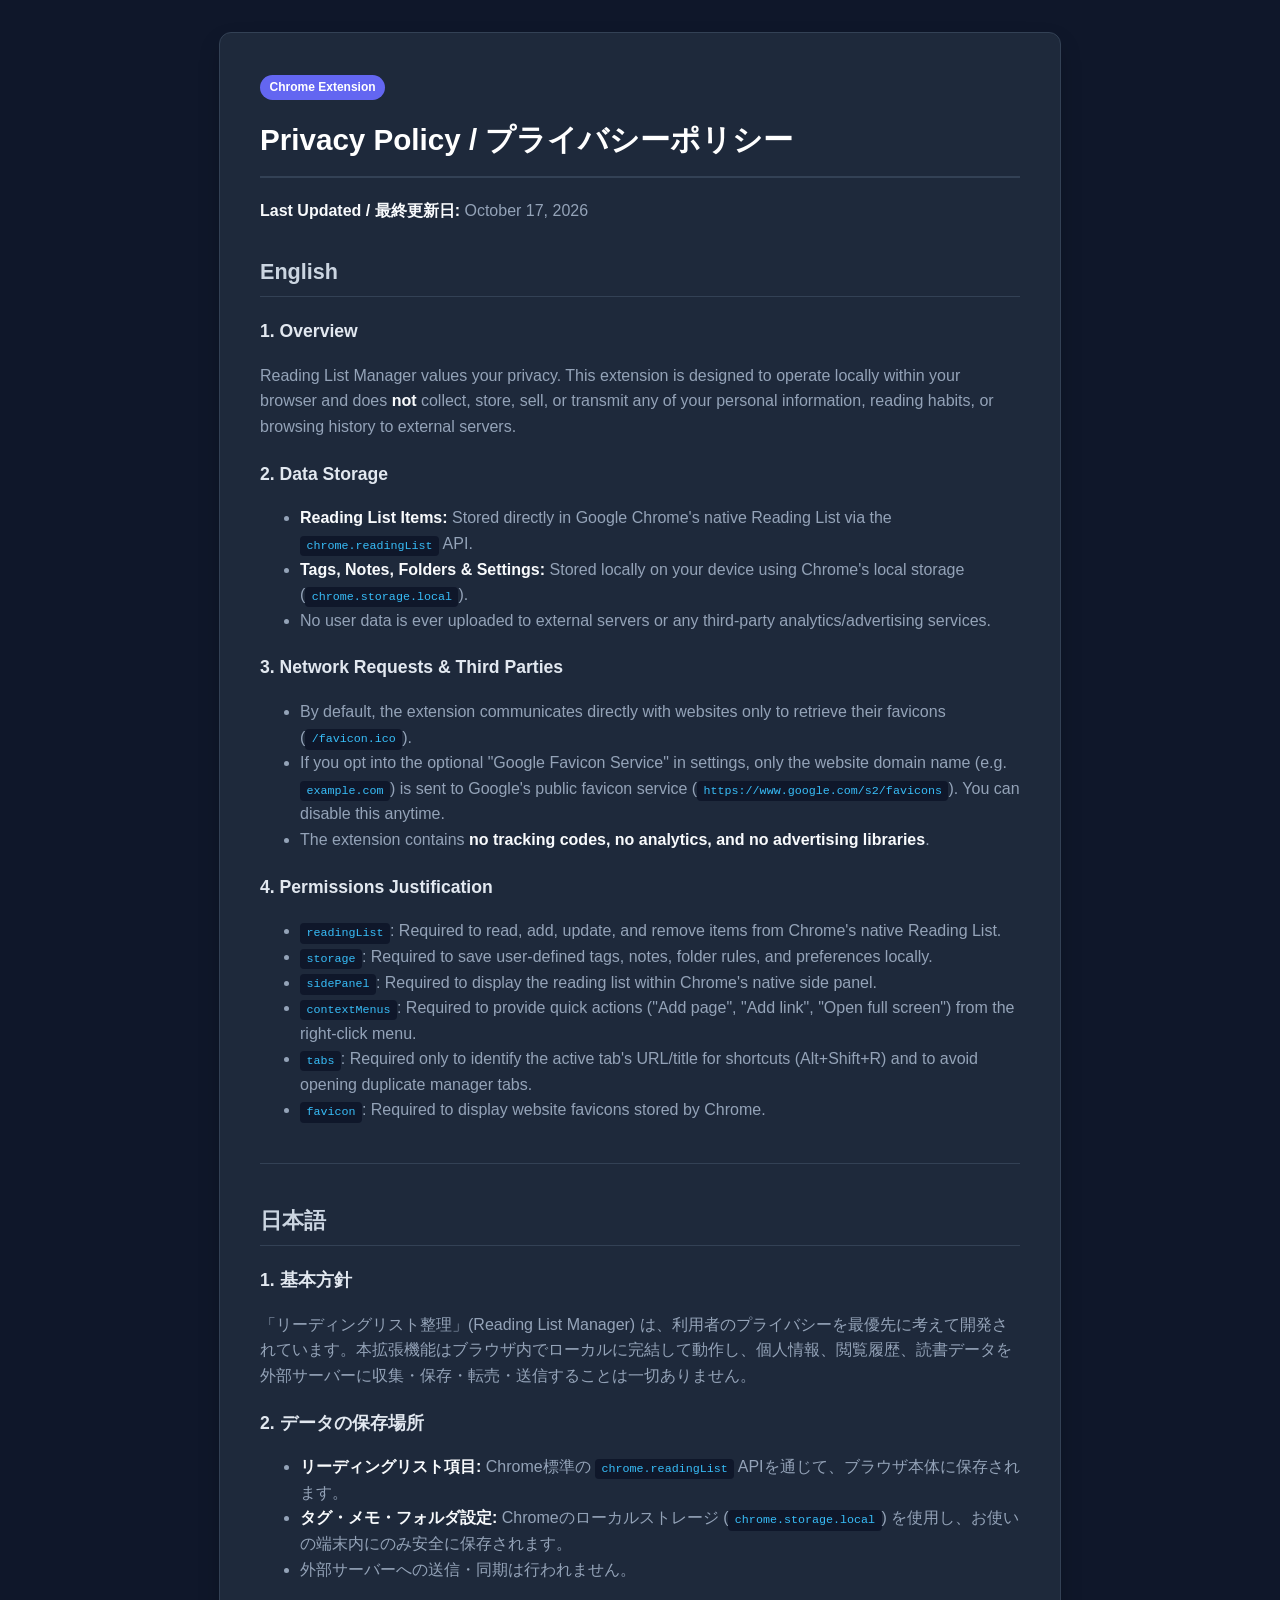
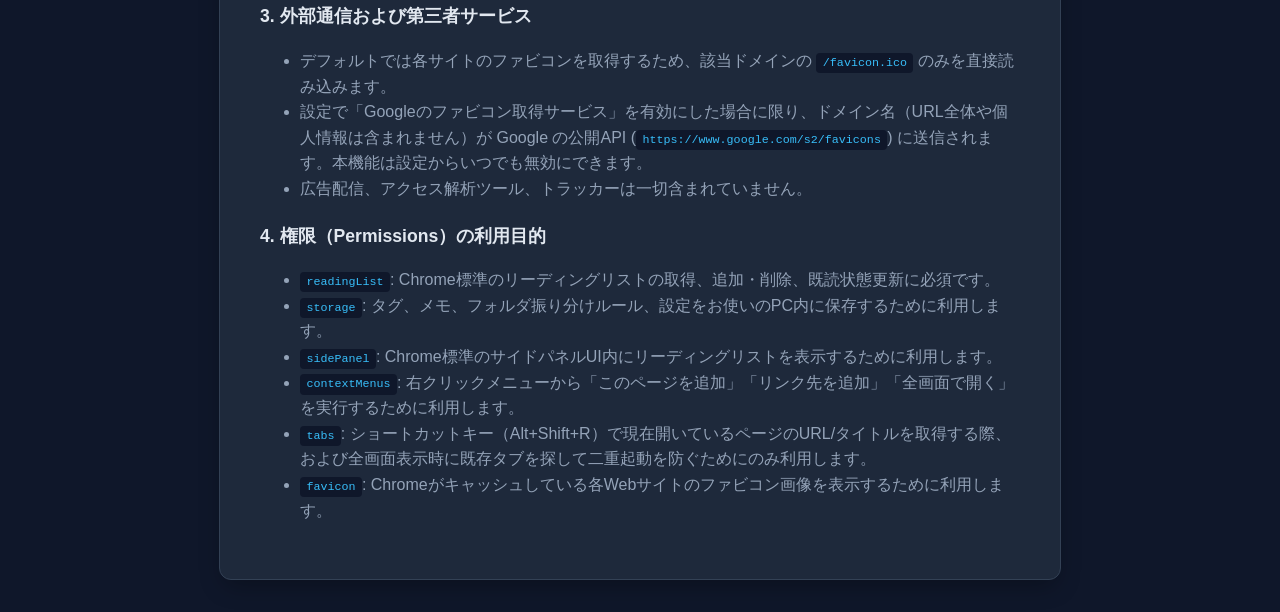
<file: docs/index.html>
<!DOCTYPE html>
<html lang="ja">
<head>
  <meta charset="UTF-8">
  <meta name="viewport" content="width=device-width, initial-scale=1.0">
  <title>Privacy Policy - Reading List Manager (リーディングリスト整理)</title>
  <style>
    :root {
      --bg: #0f172a;
      --card-bg: #1e293b;
      --text: #f8fafc;
      --text-muted: #94a3b8;
      --accent: #6366f1;
      --border: #334155;
    }
    body {
      font-family: -apple-system, BlinkMacSystemFont, "Segoe UI", Roboto, "Helvetica Neue", Arial, sans-serif;
      line-height: 1.6;
      background-color: var(--bg);
      color: var(--text);
      margin: 0;
      padding: 2rem 1rem;
      display: flex;
      justify-content: center;
    }
    .container {
      max-width: 760px;
      width: 100%;
      background: var(--card-bg);
      border: 1px solid var(--border);
      border-radius: 12px;
      padding: 2.5rem;
      box-shadow: 0 10px 25px -5px rgba(0, 0, 0, 0.3);
    }
    h1 {
      font-size: 1.85rem;
      color: #fff;
      margin-top: 0;
      border-bottom: 2px solid var(--border);
      padding-bottom: 0.75rem;
    }
    h2 {
      font-size: 1.35rem;
      color: #cbd5e1;
      margin-top: 2rem;
      border-bottom: 1px solid var(--border);
      padding-bottom: 0.4rem;
    }
    h3 {
      font-size: 1.1rem;
      color: #e2e8f0;
      margin-top: 1.25rem;
    }
    p, li {
      color: var(--text-muted);
    }
    strong {
      color: var(--text);
    }
    code {
      background: #0f172a;
      color: #38bdf8;
      padding: 0.2rem 0.4rem;
      border-radius: 4px;
      font-size: 0.9em;
    }
    .badge {
      display: inline-block;
      background: var(--accent);
      color: white;
      font-size: 0.75rem;
      font-weight: 600;
      padding: 0.2rem 0.6rem;
      border-radius: 9999px;
      margin-bottom: 1rem;
    }
    hr {
      border: none;
      border-top: 1px solid var(--border);
      margin: 2.5rem 0;
    }
  </style>
</head>
<body>
  <div class="container">
    <span class="badge">Chrome Extension</span>
    <h1>Privacy Policy / プライバシーポリシー</h1>
    <p><strong>Last Updated / 最終更新日:</strong> October 17, 2026</p>

    <h2>English</h2>
    <h3>1. Overview</h3>
    <p>Reading List Manager values your privacy. This extension is designed to operate locally within your browser and does <strong>not</strong> collect, store, sell, or transmit any of your personal information, reading habits, or browsing history to external servers.</p>

    <h3>2. Data Storage</h3>
    <ul>
      <li><strong>Reading List Items:</strong> Stored directly in Google Chrome's native Reading List via the <code>chrome.readingList</code> API.</li>
      <li><strong>Tags, Notes, Folders & Settings:</strong> Stored locally on your device using Chrome's local storage (<code>chrome.storage.local</code>).</li>
      <li>No user data is ever uploaded to external servers or any third-party analytics/advertising services.</li>
    </ul>

    <h3>3. Network Requests & Third Parties</h3>
    <ul>
      <li>By default, the extension communicates directly with websites only to retrieve their favicons (<code>/favicon.ico</code>).</li>
      <li>If you opt into the optional "Google Favicon Service" in settings, only the website domain name (e.g. <code>example.com</code>) is sent to Google's public favicon service (<code>https://www.google.com/s2/favicons</code>). You can disable this anytime.</li>
      <li>The extension contains <strong>no tracking codes, no analytics, and no advertising libraries</strong>.</li>
    </ul>

    <h3>4. Permissions Justification</h3>
    <ul>
      <li><code>readingList</code>: Required to read, add, update, and remove items from Chrome's native Reading List.</li>
      <li><code>storage</code>: Required to save user-defined tags, notes, folder rules, and preferences locally.</li>
      <li><code>sidePanel</code>: Required to display the reading list within Chrome's native side panel.</li>
      <li><code>contextMenus</code>: Required to provide quick actions ("Add page", "Add link", "Open full screen") from the right-click menu.</li>
      <li><code>tabs</code>: Required only to identify the active tab's URL/title for shortcuts (Alt+Shift+R) and to avoid opening duplicate manager tabs.</li>
      <li><code>favicon</code>: Required to display website favicons stored by Chrome.</li>
    </ul>

    <hr>

    <h2>日本語</h2>
    <h3>1. 基本方針</h3>
    <p>「リーディングリスト整理」(Reading List Manager) は、利用者のプライバシーを最優先に考えて開発されています。本拡張機能はブラウザ内でローカルに完結して動作し、個人情報、閲覧履歴、読書データを外部サーバーに収集・保存・転売・送信することは一切ありません。</p>

    <h3>2. データの保存場所</h3>
    <ul>
      <li><strong>リーディングリスト項目:</strong> Chrome標準の <code>chrome.readingList</code> APIを通じて、ブラウザ本体に保存されます。</li>
      <li><strong>タグ・メモ・フォルダ設定:</strong> Chromeのローカルストレージ (<code>chrome.storage.local</code>) を使用し、お使いの端末内にのみ安全に保存されます。</li>
      <li>外部サーバーへの送信・同期は行われません。</li>
    </ul>

    <h3>3. 外部通信および第三者サービス</h3>
    <ul>
      <li>デフォルトでは各サイトのファビコンを取得するため、該当ドメインの <code>/favicon.ico</code> のみを直接読み込みます。</li>
      <li>設定で「Googleのファビコン取得サービス」を有効にした場合に限り、ドメイン名（URL全体や個人情報は含まれません）が Google の公開API (<code>https://www.google.com/s2/favicons</code>) に送信されます。本機能は設定からいつでも無効にできます。</li>
      <li>広告配信、アクセス解析ツール、トラッカーは一切含まれていません。</li>
    </ul>

    <h3>4. 権限（Permissions）の利用目的</h3>
    <ul>
      <li><code>readingList</code>: Chrome標準のリーディングリストの取得、追加・削除、既読状態更新に必須です。</li>
      <li><code>storage</code>: タグ、メモ、フォルダ振り分けルール、設定をお使いのPC内に保存するために利用します。</li>
      <li><code>sidePanel</code>: Chrome標準のサイドパネルUI内にリーディングリストを表示するために利用します。</li>
      <li><code>contextMenus</code>: 右クリックメニューから「このページを追加」「リンク先を追加」「全画面で開く」を実行するために利用します。</li>
      <li><code>tabs</code>: ショートカットキー（Alt+Shift+R）で現在開いているページのURL/タイトルを取得する際、および全画面表示時に既存タブを探して二重起動を防ぐためにのみ利用します。</li>
      <li><code>favicon</code>: Chromeがキャッシュしている各Webサイトのファビコン画像を表示するために利用します。</li>
    </ul>
  </div>
</body>
</html>
</file>
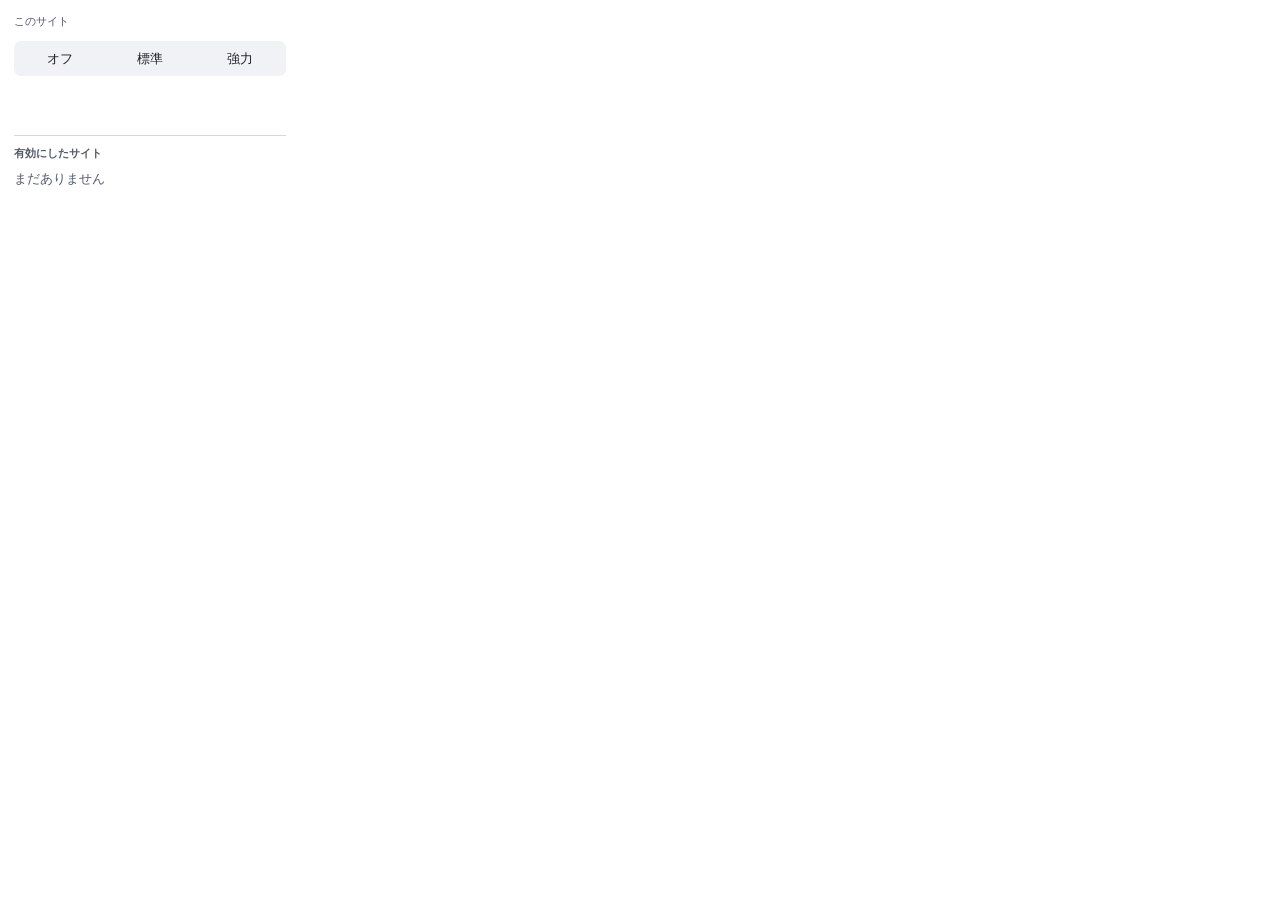
<file: copy-unlock/popup.html>
<!doctype html>
<html lang="ja">
  <head>
    <meta charset="utf-8" />
    <title>コピー解除</title>
    <link rel="stylesheet" href="popup.css" />
  </head>
  <body>
    <header class="site">
      <span class="label">このサイト</span>
      <strong id="host" class="host"></strong>
    </header>

    <fieldset id="modes" class="modes">
      <legend class="sr-only">モード</legend>
      <label><input type="radio" name="mode" value="off" /><span>オフ</span></label>
      <label><input type="radio" name="mode" value="basic" /><span>標準</span></label>
      <label><input type="radio" name="mode" value="strong" /><span>強力</span></label>
    </fieldset>

    <p id="desc" class="desc"></p>

    <div id="notice" class="notice" hidden>
      <span id="notice-text"></span>
      <button id="reload" type="button" hidden>再読み込み</button>
    </div>

    <section class="list">
      <h2>有効にしたサイト</h2>
      <ul id="sites"></ul>
      <p id="empty" class="empty">まだありません</p>
    </section>

    <script type="module" src="popup.js"></script>
  </body>
</html>
</file>
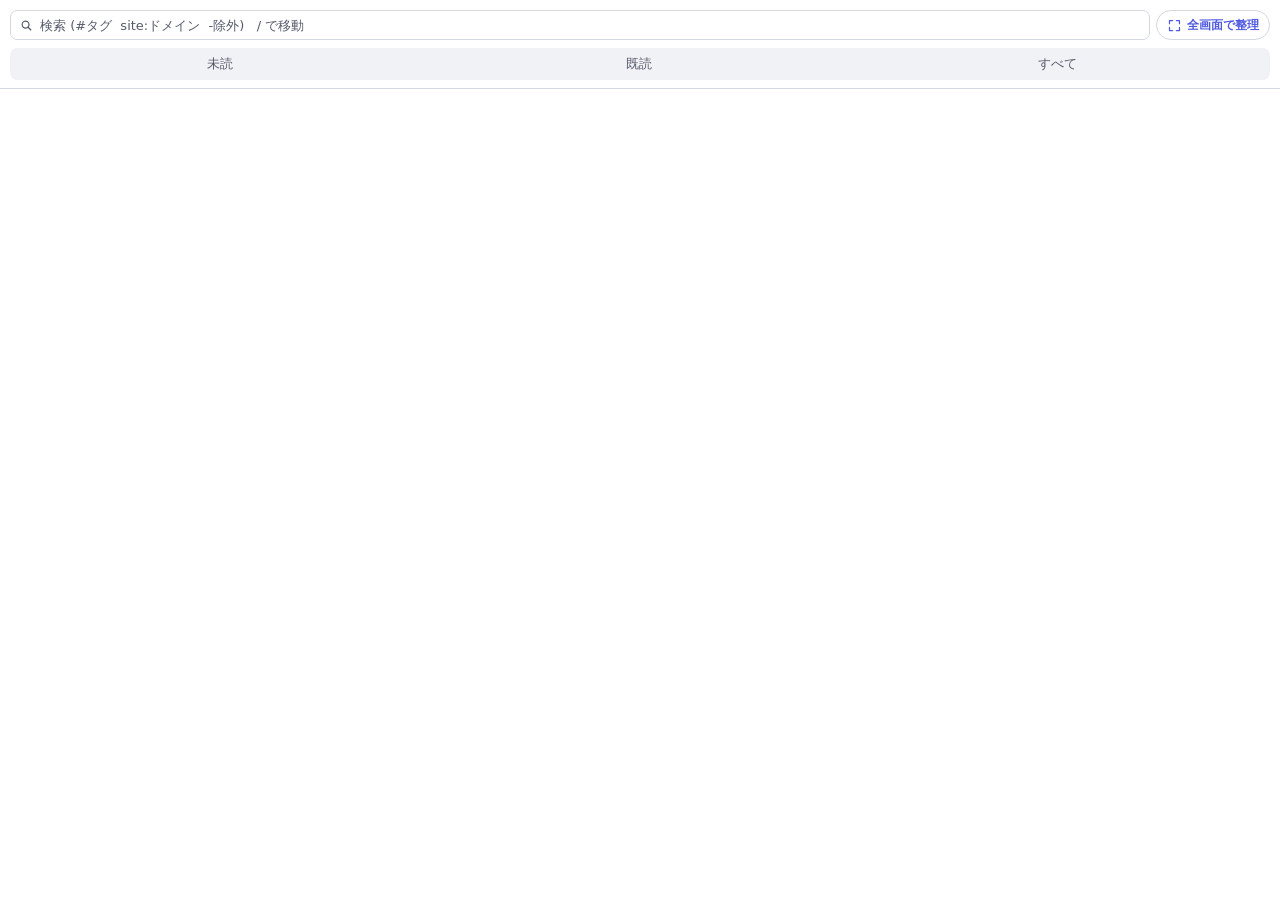
<file: reading-list-manager/panel.html>
<!DOCTYPE html>
<html lang="ja">
<head>
<meta charset="UTF-8" />
<meta name="viewport" content="width=device-width, initial-scale=1" />
<title>リーディングリスト整理</title>
<link rel="stylesheet" href="panel.css" />
</head>
<body>
  <!-- サイドパネルでは出さない(Chromeのサイドパネル自体の見出しに拡張名が出るので、二重になる) -->
  <header class="top only-full">
    <div class="brand">
      <img src="icons/icon32.png" alt="" width="18" height="18" />
      <span>リーディングリスト整理</span>
      <span class="brand-count only-full" id="brand-count"></span>
    </div>
    <div class="top-actions">
      <button id="menu-btn" class="icon-btn only-full" popovertarget="menu" title="メニュー" aria-label="メニュー">
        <svg viewBox="0 0 24 24" width="18" height="18" aria-hidden="true" class="filled"><circle cx="5" cy="12" r="1.8"/><circle cx="12" cy="12" r="1.8"/><circle cx="19" cy="12" r="1.8"/></svg>
      </button>
    </div>
    <div id="menu" class="menu" popover>
      <button data-action="rules">フォルダと自動振り分けの設定</button>
      <hr />
      <button data-action="export-json">エクスポート(JSON・バックアップ用)</button>
      <button data-action="export-csv">エクスポート(CSV・Excel用)</button>
      <button data-action="import">インポート(JSON)</button>
      <hr />
      <button data-action="settings">設定</button>
    </div>
  </header>

  <div class="layout">
    <!-- 全画面のときだけ出す左の一覧(表示・絞り込み・フォルダ・サイト・タグ) -->
    <aside id="nav" class="nav only-full">
      <section class="nav-sec">
        <div class="nav-title">表示</div>
        <div id="nav-status"></div>
      </section>
      <section class="nav-sec">
        <div class="nav-title">絞り込み</div>
        <div id="nav-flags"></div>
      </section>
      <section class="nav-sec">
        <div class="nav-title">
          <span>フォルダ</span>
          <button class="nav-title-btn" data-action="rules" title="フォルダと自動振り分けの設定">振り分け設定</button>
        </div>
        <div id="nav-folders"></div>
      </section>
      <section class="nav-sec">
        <div class="nav-title"><span>サイト</span></div>
        <input id="site-filter" type="search" class="nav-filter" placeholder="サイトを探す" autocomplete="off" />
        <div id="nav-sites"></div>
      </section>
      <section class="nav-sec">
        <div class="nav-title"><span>タグ</span></div>
        <div id="nav-tags"></div>
      </section>
    </aside>

    <div class="main">
      <!-- サイドパネルのときだけ、今開いているタブを追加・編集できる欄を出す -->
      <section id="current" class="current" hidden></section>

      <div class="filters">
        <div class="search-row">
          <div class="search">
            <svg viewBox="0 0 24 24" width="15" height="15" aria-hidden="true"><path d="M10.5 4a6.5 6.5 0 0 1 5.18 10.43l4.45 4.44-1.42 1.42-4.44-4.45A6.5 6.5 0 1 1 10.5 4Zm0 2a4.5 4.5 0 1 0 0 9 4.5 4.5 0 0 0 0-9Z"/></svg>
            <input id="q" type="search" placeholder="検索 (#タグ  site:ドメイン  -除外)   / で移動" autocomplete="off" />
          </div>
          <!-- サイドパネルは読むための一覧に絞り、整理(フォルダ・タグ・一括操作・設定など)は全画面に寄せる -->
          <button id="full-btn" class="full-btn only-panel" title="フォルダ・タグ・並び替え・まとめて整理は全画面で(Alt+Shift+F)">
            <svg viewBox="0 0 24 24" width="15" height="15" aria-hidden="true"><path d="M4 9V4h5M20 9V4h-5M4 15v5h5M20 15v5h-5"/></svg>
            全画面で整理
          </button>
        </div>
        <div class="row-controls">
          <div class="seg only-panel" id="status-seg" role="tablist">
            <button data-status="unread">未読 <span class="n"></span></button>
            <button data-status="read">既読 <span class="n"></span></button>
            <button data-status="all">すべて <span class="n"></span></button>
          </div>
          <div class="result-count only-full" id="result-count"></div>
          <div class="selects only-full">
            <select id="sort" title="並び順">
              <option value="newest">新しい順</option>
              <option value="oldest">古い順</option>
              <option value="title">タイトル順</option>
              <option value="domain">サイト順</option>
            </select>
            <select id="group" title="まとめ方">
              <option value="none">まとめない</option>
              <option value="folder">フォルダごと</option>
              <option value="domain">サイトごと</option>
              <option value="tag">タグごと</option>
              <option value="month">追加月ごと</option>
            </select>
          </div>
        </div>
        <div class="chips only-full" id="chips"></div>
      </div>

      <div class="selbar only-full" id="selbar" hidden></div>

      <main id="list" class="list"></main>
    </div>
  </div>

  <div id="toast" class="toast" role="status" hidden></div>

  <!-- サイト一覧の「→」から開く、そのサイトの振り分け先を選ぶメニュー -->
  <div id="assign-menu" class="menu assign-menu" popover></div>

  <dialog id="settings" class="dialog">
    <form method="dialog" id="settings-form">
      <h2>設定</h2>
      <label class="field">
        <span>ツールバーのアイコンを押したとき</span>
        <select name="actionOpens">
          <option value="sidePanel">サイドパネルで開く</option>
          <option value="fullPage">全画面(タブ)で開く</option>
        </select>
        <small>もう片方は、アイコンを右クリックしたメニューから開けます。</small>
      </label>
      <label class="field">
        <span>一覧から開くとき</span>
        <select name="openIn">
          <option value="newTab">新しいタブで開く</option>
          <option value="currentTab">今のタブで開く(標準のリーディングリストと同じ)</option>
        </select>
        <small>Ctrl(⌘)+クリック・中クリックは、どちらの設定でも裏のタブで開きます。全画面のときは常に新しいタブです。</small>
      </label>
      <label class="check">
        <input type="checkbox" name="markReadOnOpen" />
        <span>一覧から開いたら既読にする</span>
      </label>
      <label class="field">
        <span>「放置」とみなす日数</span>
        <span class="inline"><input type="number" name="staleDays" min="1" max="3650" /> 日以上未読のまま</span>
      </label>
      <label class="field">
        <span>サイトのアイコン(ファビコン)</span>
        <select name="faviconSource">
          <option value="cache">Chromeが覚えているものだけ(通信しない)</option>
          <option value="site">見つからなければサイトから取得する</option>
          <option value="google">それでも無ければGoogleのサービスから取得する</option>
        </select>
        <small>見つからないサイトは頭文字で表示します。「サイトから取得」は各サイトの /favicon.ico を読みに行きます。「Google」はドメイン名がGoogleに送られます。</small>
      </label>
      <label class="check">
        <input type="checkbox" name="badge" />
        <span>アイコンに未読数を出す</span>
      </label>
      <div class="dialog-actions">
        <button type="button" id="settings-cancel" class="btn">やめる</button>
        <button value="save" class="btn btn-primary">保存</button>
      </div>
    </form>
  </dialog>

  <dialog id="rules" class="dialog dialog-wide">
    <form method="dialog" id="rules-form">
      <h2>フォルダと自動振り分け</h2>
      <p class="dialog-desc">
        フォルダごとに、入れたいサイトを<strong>1行に1つ</strong>書きます。リストにあるものは、書いたサイトに当てはまるフォルダへ自動で振り分けられます(今あるものも、これから追加するものも)。
      </p>
      <ul class="dialog-notes">
        <li><code>github.com</code> … サブドメイン(<code>gist.github.com</code> など)も含む</li>
        <li><code>qiita.com/tags/javascript</code> … そのページ以下だけ</li>
        <li>2つ以上に当てはまるときは、長く書いたほう(具体的なほう)が優先</li>
        <li>1件ずつ手で移したもの(編集欄・一括操作)は、ルールより優先</li>
      </ul>
      <div id="rules-list" class="rules-list"></div>
      <button type="button" id="rules-add" class="btn">＋ フォルダを追加</button>
      <section id="rules-suggest" class="rules-suggest"></section>
      <div class="dialog-actions">
        <button type="button" id="rules-cancel" class="btn">やめる</button>
        <button value="save" class="btn btn-primary">保存</button>
      </div>
    </form>
  </dialog>

  <input type="file" id="import-file" accept=".json,application/json" hidden />

  <script type="module" src="panel.js"></script>
</body>
</html>
</file>
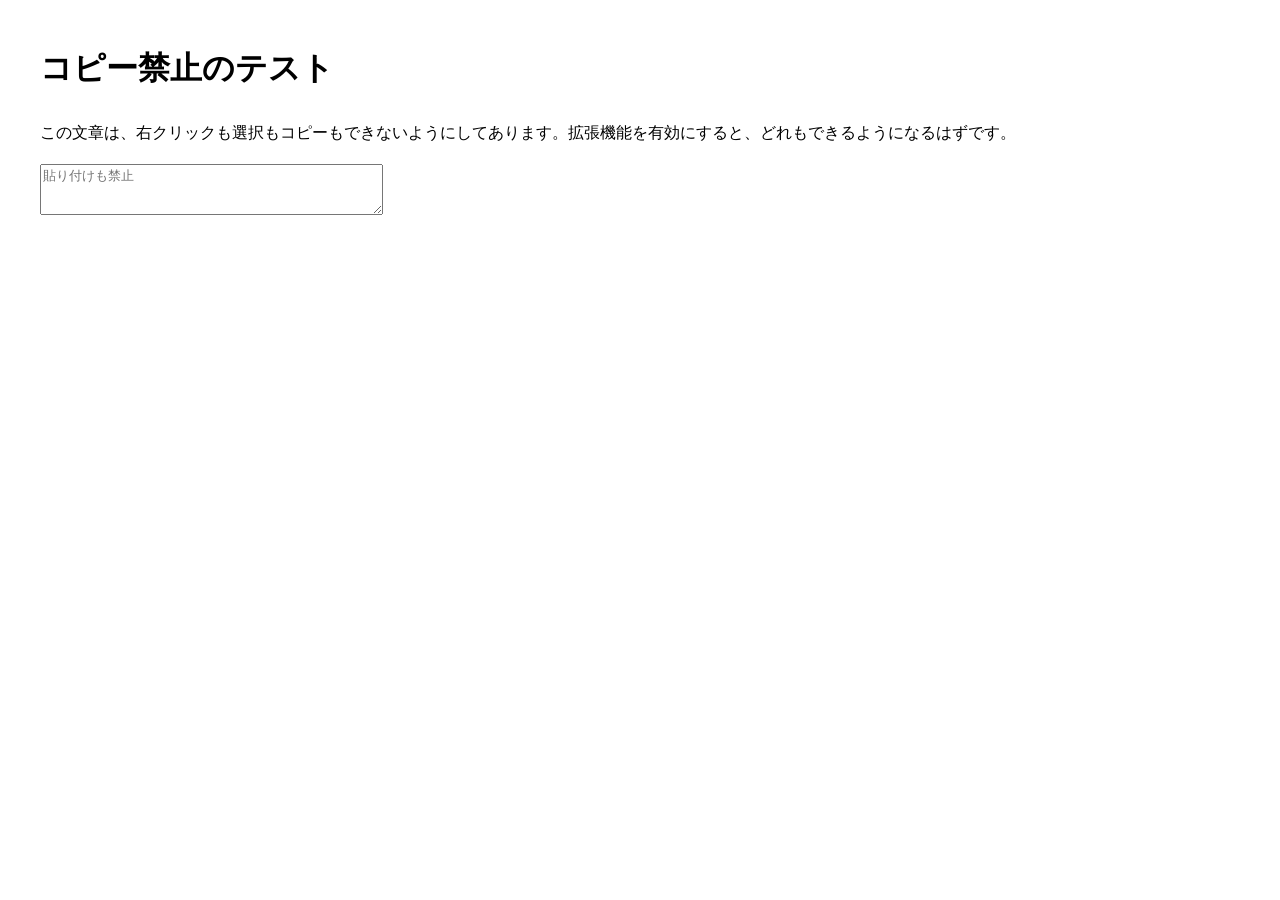
<file: copy-unlock/test/blocked.html>
<!doctype html>
<html lang="ja">
  <head>
    <meta charset="utf-8" />
    <title>コピー禁止のテスト</title>
    <!-- 手で確かめるときは、このフォルダを http で配信して開く（例: npx serve test）。file:// では動かない。
         blocked.html?strict は、マウスを押すこと自体も取り消す（強力モードでないと選択できない）。 -->
    <style>
      body {
        user-select: none;
        font: 16px/1.8 system-ui, sans-serif;
        margin: 40px;
      }
      ::selection {
        background: transparent;
      }
    </style>
  </head>
  <body oncontextmenu="hits.inline++; return false" onselectstart="return false">
    <h1>コピー禁止のテスト</h1>
    <p id="text">この文章は、右クリックも選択もコピーもできないようにしてあります。拡張機能を有効にすると、どれもできるようになるはずです。</p>
    <textarea id="input" rows="3" cols="40" placeholder="貼り付けも禁止"></textarea>
    <pre id="log"></pre>
    <script>
      // サイトがよく使う禁止のしかたをひと通り入れておく。hits は呼ばれた回数。
      window.hits = { inline: 0, contextmenu: 0, copy: 0, cut: 0, selectstart: 0, mousedown: 0, keydown: 0, paste: 0, dragstart: 0 };
      const block = (type, cond = () => true) =>
        document.addEventListener(type, (e) => {
          if (!cond(e)) return;
          hits[type]++;
          e.preventDefault();
        });
      block('contextmenu');
      block('copy');
      block('cut');
      block('selectstart');
      // ?strict を付けると、マウスを押すこと自体を取り消して選択を禁じる（強力モードで解除する対象）
      if (new URLSearchParams(location.search).has('strict')) block('mousedown', (e) => e.target.id !== 'input');
      block('keydown', (e) => (e.ctrlKey || e.metaKey) && ['a', 'c', 'x', 'v'].includes(e.key));
      block('paste');
      block('dragstart');

      // window の捕捉段階に先に登録したリスナー。ここで取り消しが効いたかを記録する。
      window.prevented = [];
      window.addEventListener(
        'contextmenu',
        (e) => {
          e.preventDefault();
          window.prevented.push(e.defaultPrevented);
        },
        true,
      );
    </script>
  </body>
</html>
</file>
<file: copy-unlock/popup.css>
:root {
  --bg: #ffffff;
  --muted-bg: #f1f2f6;
  --line: #d5d8e4;
  --text: #1d2028;
  --muted: #565b6b;
  --accent: #4f5ae0;
  --accent-text: #ffffff;
  --warn: #97601f;
  --warn-soft: #fbf1e3;
  --radius-sm: 5px;
  --radius-md: 7px;
  color-scheme: light;
}

@media (prefers-color-scheme: dark) {
  :root {
    --bg: #1c1d22;
    --muted-bg: #2a2c33;
    --line: #3a3d47;
    --text: #e6e7ec;
    --muted: #a3a7b5;
    --accent: #7c85f0;
    --accent-text: #11131a;
    --warn: #e2b071;
    --warn-soft: #3a2f22;
    color-scheme: dark;
  }
}

* {
  box-sizing: border-box;
}

body {
  width: 300px;
  margin: 0;
  padding: 14px;
  background: var(--bg);
  color: var(--text);
  font: 13px/1.5 system-ui, -apple-system, 'Hiragino Sans', sans-serif;
}

.sr-only {
  position: absolute;
  width: 1px;
  height: 1px;
  overflow: hidden;
  clip: rect(0 0 0 0);
}

.site {
  display: flex;
  flex-direction: column;
  margin-bottom: 10px;
}

.label {
  color: var(--muted);
  font-size: 11px;
}

.host {
  overflow: hidden;
  text-overflow: ellipsis;
  white-space: nowrap;
  font-size: 14px;
}

.modes {
  display: grid;
  grid-template-columns: repeat(3, 1fr);
  gap: 2px;
  margin: 0;
  padding: 2px;
  border: 0;
  border-radius: var(--radius-md);
  background: var(--muted-bg);
}

.modes input {
  position: absolute;
  opacity: 0;
}

.modes span {
  display: block;
  padding: 6px 0;
  border-radius: var(--radius-sm);
  text-align: center;
  cursor: pointer;
}

.modes input:checked + span {
  background: var(--accent);
  color: var(--accent-text);
  font-weight: 600;
}

.modes input:focus-visible + span {
  outline: 2px solid var(--accent);
  outline-offset: 1px;
}

.modes:disabled span {
  cursor: default;
  opacity: 0.5;
}

.desc {
  min-height: 3em;
  margin: 8px 0;
  color: var(--muted);
}

.notice {
  display: flex;
  align-items: center;
  justify-content: space-between;
  gap: 8px;
  margin-bottom: 10px;
  padding: 8px 10px;
  border-radius: var(--radius-md);
  background: var(--warn-soft);
  color: var(--warn);
}

.notice[hidden] {
  display: none;
}

button {
  padding: 4px 10px;
  border: 1px solid var(--line);
  border-radius: var(--radius-sm);
  background: var(--bg);
  color: var(--text);
  font: inherit;
  cursor: pointer;
  white-space: nowrap;
}

.list h2 {
  margin: 12px 0 6px;
  padding-top: 10px;
  border-top: 1px solid var(--line);
  color: var(--muted);
  font-size: 11px;
  font-weight: 600;
}

.list ul {
  max-height: 180px;
  margin: 0;
  padding: 0;
  overflow-y: auto;
  list-style: none;
}

.list li {
  display: flex;
  align-items: center;
  gap: 6px;
  padding: 3px 0;
}

.list .name {
  flex: 1;
  overflow: hidden;
  text-overflow: ellipsis;
  white-space: nowrap;
}

.list .tag {
  color: var(--muted);
  font-size: 11px;
}

.list button {
  padding: 1px 8px;
  font-size: 11px;
}

.empty {
  margin: 0;
  color: var(--muted);
}
</file>
<file: reading-list-manager/panel.css>
:root {
  --bg: #ffffff;
  --side-bg: #f7f8fb; /* 全画面の左の一覧 */
  --muted-bg: #f1f2f6; /* セグメントの下地・ホバー */
  --line: #d5d8e4;
  --line-soft: #e6e8ef;
  --text: #1d2028;
  --muted: #565b6b; /* 補足文(薄すぎると読めないので濃いめ) */
  --accent: #4f5ae0;
  --accent-soft: #ebedfc;
  --danger: #bc4f5b;
  --danger-soft: #fbeef0;
  --ok: #26795a;
  --warn: #97601f;
  --warn-soft: #fbf1e3;
  --star: #d99a00;
  --folder: #3d7a6c;
  --folder-soft: #e3f2ee;
  --radius-sm: 5px;
  --radius-md: 7px;
  --radius-lg: 10px;
  --shadow-pop: 0 8px 24px rgba(15, 23, 42, 0.14);
  color-scheme: light;
}

@media (prefers-color-scheme: dark) {
  :root {
    --bg: #1c1d22;
    --side-bg: #18191d;
    --muted-bg: #2a2c33;
    --line: #3a3d47;
    --line-soft: #2e3038;
    --text: #e6e7ec;
    --muted: #a3a7b5;
    --accent: #8d95f5;
    --accent-soft: #2e3150;
    --danger: #ec8a95;
    --danger-soft: #3b2529;
    --ok: #6fd0a6;
    --warn: #e2b170;
    --warn-soft: #3a3022;
    --star: #f0bd3a;
    --folder: #7fcfbb;
    --folder-soft: #1f3631;
    --shadow-pop: 0 8px 24px rgba(0, 0, 0, 0.5);
    color-scheme: dark;
  }
}

* { box-sizing: border-box; }

html, body { height: 100%; }
body {
  margin: 0;
  display: flex;
  flex-direction: column;
  background: var(--bg);
  color: var(--text);
  font-family: system-ui, -apple-system, "Hiragino Kaku Gothic ProN", "Yu Gothic UI", "Meiryo", sans-serif;
  font-size: 13px;
  line-height: 1.5;
  -webkit-font-smoothing: antialiased;
}
body.panel .only-full,
body.full .only-panel { display: none !important; }

button { cursor: pointer; font: inherit; color: inherit; }
button:disabled { cursor: default; opacity: 0.35; }
input, select, textarea { font: inherit; color: var(--text); }
[hidden] { display: none !important; }

input[type="text"], input[type="search"], input[type="number"], select, textarea {
  background: var(--bg);
  border: 1px solid var(--line);
  border-radius: var(--radius-md);
  outline: none;
  transition: border-color 0.12s ease, box-shadow 0.12s ease;
}
input[type="text"], input[type="search"], input[type="number"] { height: 30px; padding: 0 9px; }
select { height: 28px; padding: 0 6px; }
textarea { padding: 6px 9px; resize: vertical; width: 100%; }
input:focus, select:focus, textarea:focus { border-color: var(--accent); box-shadow: 0 0 0 3px var(--accent-soft); }
input[type="checkbox"] { accent-color: var(--accent); width: 15px; height: 15px; margin: 0; cursor: pointer; }
code { font-family: ui-monospace, SFMono-Regular, Menlo, Consolas, monospace; font-size: 11.5px; background: var(--muted-bg); border-radius: 4px; padding: 0 4px; }

.btn {
  height: 28px; padding: 0 10px; border-radius: var(--radius-md);
  border: 1px solid var(--line); background: var(--bg); white-space: nowrap;
}
.btn:hover { background: var(--muted-bg); }
.btn-primary { background: var(--accent); border-color: var(--accent); color: #fff; font-weight: 600; }
.btn-primary:hover { background: var(--accent); filter: brightness(1.08); }
.btn-danger { color: var(--danger); border-color: var(--danger); }
.btn-danger:hover { background: var(--danger-soft); }
.link-btn { border: none; background: none; padding: 0; color: var(--accent); }
.link-btn:hover { text-decoration: underline; }

.icon-btn {
  width: 28px; height: 28px; display: inline-grid; place-items: center;
  border: none; background: transparent; border-radius: var(--radius-md); color: var(--muted);
}
.icon-btn:hover:not(:disabled) { background: var(--muted-bg); color: var(--text); }
.icon-btn svg, .ico svg, .caret svg {
  width: 17px; height: 17px; fill: none; stroke: currentColor; stroke-width: 1.8; stroke-linecap: round; stroke-linejoin: round;
}
.icon-btn svg.filled { fill: currentColor; stroke: none; }
.icon-btn.small { width: 24px; height: 24px; }
.icon-btn.danger:hover { color: var(--danger); background: var(--danger-soft); }
.icon-btn.star.on { color: var(--star); }
.icon-btn.star.on svg { fill: currentColor; }
.ico { display: inline-grid; place-items: center; flex-shrink: 0; color: var(--muted); }
.ico svg { width: 15px; height: 15px; }

/* サイトのアイコン。見つからないときは頭文字を色付きの四角で出す(lib/favicon.js) */
.fav, .nav-fav {
  width: 16px; height: 16px; flex-shrink: 0; border-radius: 3px; object-fit: contain;
}
.fav { margin-top: 2px; }
.fav-letter {
  display: inline-grid; place-items: center; color: #fff;
  font-size: 10px; font-weight: 700; line-height: 1; user-select: none;
}

/* ---------- 上部 ---------- */
.top {
  display: flex; align-items: center; justify-content: space-between; gap: 8px;
  padding: 8px 10px 6px 12px; position: relative; flex-shrink: 0;
}
.brand { display: flex; align-items: center; gap: 7px; font-weight: 600; font-size: 13px; min-width: 0; }
.brand-count { font-weight: 400; color: var(--muted); font-size: 12px; margin-left: 6px; }
.top-actions { display: flex; gap: 2px; }
.full-btn {
  display: inline-flex; align-items: center; gap: 5px; height: 30px; padding: 0 10px; flex-shrink: 0;
  border: 1px solid var(--line); border-radius: 999px; background: var(--bg);
  color: var(--accent); font-size: 12px; font-weight: 600; white-space: nowrap;
}
.full-btn:hover { background: var(--accent-soft); border-color: var(--accent); }
.full-btn svg { fill: none; stroke: currentColor; stroke-width: 2; stroke-linecap: round; stroke-linejoin: round; }
.menu {
  inset: unset; position: fixed; top: 38px; right: 10px; margin: 0;
  min-width: 230px; padding: 5px; border: 1px solid var(--line); border-radius: var(--radius-lg);
  background: var(--bg); color: var(--text); box-shadow: var(--shadow-pop);
}
.menu button {
  display: flex; align-items: center; gap: 7px; width: 100%; text-align: left; padding: 7px 10px;
  border: none; background: none; border-radius: var(--radius-sm);
}
.menu button:hover { background: var(--muted-bg); }
.menu hr { border: none; border-top: 1px solid var(--line); margin: 4px 2px; }

/* ---------- 全体の枠 ---------- */
.layout { flex: 1; min-height: 0; display: flex; }
.main { flex: 1; min-width: 0; display: flex; flex-direction: column; }

.current {
  margin: 0 10px 8px; padding: 8px 10px; border: 1px solid var(--line);
  border-radius: var(--radius-lg); background: var(--muted-bg);
}
.current-main { display: flex; align-items: center; gap: 9px; }
.current-main .fav { margin-top: 0; }
.current-body { flex: 1; min-width: 0; }
.current-label { font-size: 11px; color: var(--muted); }
.current-label.in-list { color: var(--ok); font-weight: 600; }
.current-title { white-space: nowrap; overflow: hidden; text-overflow: ellipsis; font-weight: 500; }
.current-actions { display: flex; gap: 5px; flex-shrink: 0; }
.current .editor { margin-top: 8px; background: var(--bg); }

.filters { padding: 0 10px 6px; display: flex; flex-direction: column; gap: 7px; border-bottom: 1px solid var(--line); }
.search-row { display: flex; gap: 6px; align-items: center; }
.search { position: relative; flex: 1; min-width: 0; }
.search svg { position: absolute; left: 9px; top: 8px; fill: var(--muted); }
.search input { width: 100%; padding-left: 29px; }
.search input::placeholder { color: var(--muted); }
.row-controls { display: flex; gap: 6px; flex-wrap: wrap; align-items: center; justify-content: space-between; }
.selects { display: flex; gap: 5px; flex-wrap: wrap; }
.selects select { max-width: 150px; }
.result-count { font-weight: 600; }

.seg { display: inline-flex; background: var(--muted-bg); border-radius: var(--radius-md); padding: 2px; }
.seg button {
  border: none; background: none; padding: 3px 9px; border-radius: var(--radius-sm); color: var(--muted);
}
.seg button.active { background: var(--bg); color: var(--text); font-weight: 600; box-shadow: 0 1px 2px rgba(0, 0, 0, 0.12); }
.seg .n, .chip .n { font-size: 11px; color: var(--muted); font-weight: 400; margin-left: 2px; }

.chips { display: flex; flex-wrap: wrap; gap: 4px; align-items: center; }
.chip {
  height: 24px; padding: 0 8px; border-radius: 999px; border: 1px solid var(--line);
  background: var(--bg); font-size: 12px; white-space: nowrap;
  display: inline-flex; align-items: center; gap: 4px;
}
.chip:hover { border-color: var(--accent); }
.chip.active { background: var(--accent-soft); border-color: var(--accent); color: var(--accent); font-weight: 600; }
.chip.active .n { color: var(--accent); }
.chip .x { font-size: 13px; line-height: 1; opacity: 0.75; }

/* ---------- 全画面: 左の一覧 ---------- */
.nav {
  width: 264px; flex-shrink: 0; overflow-y: auto;
  background: var(--side-bg); border-right: 1px solid var(--line);
  padding: 4px 8px 40px;
}
.nav-sec { padding: 8px 0 6px; border-bottom: 1px solid var(--line-soft); }
.nav-sec:last-child { border-bottom: none; }
.nav-title {
  display: flex; align-items: center; justify-content: space-between;
  padding: 2px 8px 4px; font-size: 11px; font-weight: 700; color: var(--muted); letter-spacing: 0.04em;
}
.nav-title-btn { border: none; background: none; color: var(--accent); font-size: 11px; font-weight: 600; padding: 0; }
.nav-title-btn:hover { text-decoration: underline; }
.nav-filter { width: calc(100% - 8px); margin: 2px 4px 6px; height: 28px !important; font-size: 12px; }
.nav-row { display: flex; align-items: center; border-radius: var(--radius-md); }
.nav-row:hover { background: var(--muted-bg); }
.nav-row.active { background: var(--accent-soft); }
.nav-row.active .nav-label, .nav-row.active .nav-n, .nav-row.active .ico { color: var(--accent); font-weight: 600; }
.nav-row.is-zero .nav-label, .nav-row.is-zero .nav-n { opacity: 0.5; }
.nav-btn {
  flex: 1; min-width: 0; display: flex; align-items: center; gap: 8px;
  padding: 5px 8px; border: none; background: none; text-align: left;
}
.nav-label { flex: 1; min-width: 0; overflow: hidden; text-overflow: ellipsis; white-space: nowrap; }
.nav-n { font-size: 11.5px; color: var(--muted); font-variant-numeric: tabular-nums; }
.nav-row.tag-row .nav-label { color: var(--accent); }
.nav-assign {
  flex-shrink: 0; max-width: 92px; height: 22px; margin-right: 4px; padding: 0 6px;
  display: inline-flex; align-items: center; border: none; border-radius: 4px;
  background: none; color: var(--muted); font-size: 11px; opacity: 0;
  overflow: hidden; text-overflow: ellipsis; white-space: nowrap;
}
.nav-assign .ico svg { width: 14px; height: 14px; }
.nav-row:hover .nav-assign, .nav-assign:focus-visible { opacity: 1; }
.nav-assign:hover { background: var(--bg); color: var(--accent); }
/* 振り分け中のサイトは、行に乗せなくても振り分け先が見えるようにする */
.nav-assign.on { opacity: 1; background: var(--folder-soft); color: var(--folder); display: inline-block; line-height: 22px; }
.nav-more { display: block; border: none; background: none; color: var(--accent); font-size: 12px; padding: 4px 8px; }
.nav-hint { margin: 4px 8px; font-size: 11.5px; color: var(--muted); }
.nav-hint .link-btn { display: block; margin-top: 2px; font-size: 11.5px; }

.assign-menu { width: 290px; }
.assign-menu .menu-head { padding: 6px 10px 8px; font-size: 12px; color: var(--muted); }
.assign-menu .menu-head strong { color: var(--text); display: block; font-size: 13px; overflow-wrap: anywhere; }
.assign-menu button.current { background: var(--folder-soft); color: var(--folder); font-weight: 600; }
.menu-check { margin-left: auto; font-size: 11px; }
.assign-create { display: flex; gap: 5px; padding: 4px 6px; }
.assign-create input { flex: 1; min-width: 0; height: 28px !important; }
.assign-create .btn-primary {
  width: auto; display: inline-block; padding: 0 12px; text-align: center;
  background: var(--accent); color: #fff; border-radius: var(--radius-md);
}
.assign-create .btn-primary:hover { background: var(--accent); filter: brightness(1.08); }
.menu .danger-text { color: var(--danger); }

/* ---------- 選択中の一括操作 ---------- */
.selbar {
  padding: 7px 10px; background: var(--accent-soft); border-bottom: 1px solid var(--line);
  display: flex; flex-direction: column; gap: 6px;
}
.sel-head { display: flex; gap: 12px; align-items: center; flex-wrap: wrap; }
.sel-count { font-weight: 600; }
.sel-actions, .sel-confirm { display: flex; gap: 5px; flex-wrap: wrap; align-items: center; }
.sel-tag-group { display: inline-flex; gap: 3px; }
.sel-tag { width: 96px; height: 28px !important; }
.sel-tag::-webkit-calendar-picker-indicator { display: none !important; }
.sel-folder { max-width: 150px; }
.sel-confirm span { color: var(--danger); font-weight: 600; flex-basis: 100%; }

/* ---------- 一覧 ---------- */
.list { flex: 1; overflow-y: auto; padding-bottom: 60px; }

.group-head {
  position: sticky; top: 0; z-index: 1;
  display: flex; align-items: center; gap: 9px; padding: 0 12px;
  background: var(--muted-bg); border-bottom: 1px solid var(--line);
  font-size: 12px; font-weight: 600;
}
.group-toggle {
  flex: 1; min-width: 0; display: flex; align-items: center; gap: 7px;
  padding: 6px 0; border: none; background: none; text-align: left; font-weight: 600;
}
.group-toggle .fav { margin-top: 0; }
.caret { display: inline-grid; place-items: center; color: var(--muted); transition: transform 0.12s; }
.caret svg { width: 15px; height: 15px; }
.group-head.collapsed .caret { transform: rotate(-90deg); }
.group-label { overflow: hidden; text-overflow: ellipsis; white-space: nowrap; }
.group-n { color: var(--muted); font-weight: 400; flex-shrink: 0; }

.item {
  position: relative;
  display: flex; align-items: flex-start; gap: 8px; padding: 8px 6px 8px 12px;
  border-bottom: 1px solid var(--line);
}
.item:hover { background: color-mix(in srgb, var(--muted-bg) 60%, transparent); }
.item.selected { background: var(--accent-soft); }
.item .sel { margin-top: 3px; flex-shrink: 0; }
.item-body { flex: 1; min-width: 0; }
.title {
  color: var(--text); text-decoration: none; font-weight: 600;
  display: -webkit-box; -webkit-line-clamp: 2; -webkit-box-orient: vertical; overflow: hidden;
  overflow-wrap: anywhere;
}
.title:hover { color: var(--accent); text-decoration: underline; }
.item.read .title { font-weight: 400; color: var(--muted); }
.sub { display: flex; align-items: center; gap: 6px; flex-wrap: wrap; font-size: 11.5px; color: var(--muted); margin-top: 1px; min-width: 0; }
.domain { border: none; background: none; padding: 0; color: var(--muted); max-width: 60%; overflow: hidden; text-overflow: ellipsis; white-space: nowrap; }
button.domain:hover { color: var(--accent); text-decoration: underline; }
.path { flex: 1; min-width: 0; overflow: hidden; text-overflow: ellipsis; white-space: nowrap; opacity: 0.8; }
.badge { font-size: 10.5px; padding: 0 5px; border-radius: 4px; line-height: 16px; border: none; }
.badge.stale { background: var(--warn-soft); color: var(--warn); }
.badge.dup { background: var(--danger-soft); color: var(--danger); }
.starred-mark { color: var(--star); }
.folder-badge {
  display: inline-flex; align-items: center; gap: 3px; max-width: 100%;
  border: none; border-radius: 4px; padding: 0 6px 0 4px; line-height: 18px;
  background: var(--folder-soft); color: var(--folder); font-size: 11px; white-space: nowrap; overflow: hidden; text-overflow: ellipsis;
}
.folder-badge .ico { color: inherit; }
.folder-badge .ico svg { width: 13px; height: 13px; }
.folder-badge.manual { box-shadow: inset 0 0 0 1px var(--folder); }
.folder-badge:hover { filter: brightness(0.96); text-decoration: underline; }
.folder-none { font-size: 11px; color: var(--muted); opacity: 0.6; }
.tags { display: flex; flex-wrap: wrap; gap: 4px; margin-top: 4px; }
.tag {
  border: none; background: var(--muted-bg); color: var(--accent); font-size: 11.5px;
  padding: 0 6px; border-radius: 4px; line-height: 19px;
}
.tag:hover, .tag.active { background: var(--accent-soft); }
.note {
  margin-top: 4px; font-size: 12px; color: var(--muted); white-space: pre-wrap;
  display: -webkit-box; -webkit-line-clamp: 2; -webkit-box-orient: vertical; overflow: hidden;
  border-left: 2px solid var(--line); padding-left: 7px;
}
.actions { display: flex; flex-shrink: 0; opacity: 0.25; transition: opacity 0.1s; }
.item:hover .actions, .item:focus-within .actions { opacity: 1; }
/* 狭いサイドパネルでは操作ボタンを常に出すとタイトルが細切れになるので、
   マウスを乗せた行にだけ右上に重ねて出す */
@media (max-width: 520px) {
  .actions {
    position: absolute; top: 5px; right: 6px; padding: 2px;
    background: var(--bg); border: 1px solid var(--line); border-radius: var(--radius-md);
    box-shadow: var(--shadow-pop); opacity: 0; pointer-events: none;
  }
  .item:hover .actions, .item:focus-within .actions { opacity: 1; pointer-events: auto; }
}

/* ---------- サイドパネル: 読むための一覧だけ ---------- */
body.panel .layout { padding-top: 10px; }
body.panel .filters { gap: 8px; padding-bottom: 8px; }
body.panel .seg { display: flex; width: 100%; }
body.panel .seg button { flex: 1; padding: 4px 6px; }
body.panel .item { gap: 10px; padding: 9px 8px 9px 12px; }
.panel-foot { padding: 14px 12px 4px; text-align: center; font-size: 12px; }
/* 行の操作ボタンはタイトルを隠さないよう、サイト名・日付の行の右側(空いている所)に重ねる */
body.panel .actions { top: auto; bottom: 4px; box-shadow: 0 2px 8px rgba(15, 23, 42, 0.12); }

/* ---------- 全画面: 一覧を表のように並べる ---------- */
body.full .top { border-bottom: 1px solid var(--line); padding: 8px 14px; }
body.full .filters { padding: 10px 16px 8px; }
body.full .search { max-width: 640px; }
body.full .item {
  display: grid; align-items: start; gap: 10px;
  grid-template-columns: 16px 16px minmax(0, 1fr) 150px 70px 120px;
  padding: 9px 12px 9px 16px;
}
body.full .col-folder { min-width: 0; padding-top: 1px; }
body.full .col-date { font-size: 12px; color: var(--muted); padding-top: 1px; white-space: nowrap; }
body.full .group-head { padding-left: 16px; }
body.full .actions { justify-content: flex-end; }
body.full .sub { flex-wrap: nowrap; }
@media (max-width: 900px) {
  body.full .nav { width: 220px; }
  body.full .item { grid-template-columns: 16px 16px minmax(0, 1fr) 110px 120px; }
  body.full .col-date { display: none; }
}

.more-btn {
  display: block; width: calc(100% - 24px); margin: 12px auto; height: 32px;
  border: 1px dashed var(--line); background: none; border-radius: var(--radius-md); color: var(--accent);
}
.empty { padding: 40px 24px; text-align: center; color: var(--muted); }
.empty-title { font-weight: 600; color: var(--text); font-size: 14px; }

/* ---------- 編集欄 ---------- */
.editor {
  margin-top: 8px; padding: 10px; border: 1px solid var(--accent); border-radius: var(--radius-lg);
  display: flex; flex-direction: column; gap: 8px; background: var(--bg); max-width: 720px;
}
.ed-field { display: flex; flex-direction: column; gap: 3px; }
.ed-field > span { font-size: 11px; color: var(--muted); font-weight: 600; }
.ed-field input.title-input, .ed-field select { width: 100%; }
.ed-field select { height: 30px; }
.tag-editor {
  display: flex; flex-wrap: wrap; gap: 4px; align-items: center; min-height: 32px; padding: 3px 5px;
  border: 1px solid var(--line); border-radius: var(--radius-md); cursor: text;
}
.tag-editor:focus-within { border-color: var(--accent); box-shadow: 0 0 0 3px var(--accent-soft); }
.tag-chips { display: contents; }
.tag-chip {
  display: inline-flex; align-items: center; gap: 2px; background: var(--accent-soft); color: var(--accent);
  border-radius: 4px; padding: 0 2px 0 6px; font-size: 12px; line-height: 22px;
}
.tag-chip button { border: none; background: none; color: inherit; padding: 0 4px; line-height: 1; }
.tag-editor .tag-input { border: none; box-shadow: none; flex: 1; min-width: 90px; height: 24px; padding: 0 4px; }
.suggest { display: flex; flex-wrap: wrap; gap: 4px; align-items: center; }
.suggest-label { font-size: 11px; color: var(--muted); }
.ed-actions { display: flex; gap: 6px; justify-content: flex-end; align-items: center; }
.hint { font-size: 11px; color: var(--muted); margin-right: auto; }

/* ---------- お知らせ ---------- */
.toast {
  position: fixed; left: 12px; right: 12px; bottom: 14px; margin-inline: auto;
  width: fit-content; max-width: calc(100% - 24px); display: flex; align-items: center; gap: 12px;
  padding: 8px 8px 8px 14px; border-radius: var(--radius-lg);
  background: #2a2d36; color: #fff; box-shadow: var(--shadow-pop); z-index: 10;
}
.toast .link-btn { color: #aab1ff; font-weight: 600; white-space: nowrap; }
.toast-close { border: none; background: none; color: #c7cad4; font-size: 15px; padding: 0 4px; }

/* ---------- ダイアログ(設定・振り分け) ---------- */
.dialog {
  border: 1px solid var(--line); border-radius: var(--radius-lg); padding: 16px 18px;
  background: var(--bg); color: var(--text); width: min(440px, calc(100vw - 24px)); box-shadow: var(--shadow-pop);
  max-height: calc(100vh - 40px);
}
.dialog-wide { width: min(640px, calc(100vw - 24px)); }
.dialog::backdrop { background: rgba(15, 23, 42, 0.35); }
.dialog h2 { margin: 0 0 4px; font-size: 15px; }
.dialog h3 { margin: 0 0 6px; font-size: 12.5px; }
.dialog form { display: flex; flex-direction: column; gap: 14px; }
.dialog-desc { margin: 0; color: var(--muted); }
.dialog-notes { margin: -6px 0 0; padding-left: 18px; color: var(--muted); font-size: 12px; }
.field { display: flex; flex-direction: column; gap: 4px; }
.field > span:first-child { font-weight: 600; font-size: 12px; }
.field small { color: var(--muted); font-size: 11.5px; }
.field select { height: 30px; }
.field .inline { display: flex; align-items: center; gap: 6px; }
.field input[type="number"] { width: 80px; }
.check { display: flex; gap: 8px; align-items: center; }
.dialog-actions {
  display: flex; gap: 6px; justify-content: flex-end; margin-top: 4px;
  position: sticky; bottom: -16px; background: var(--bg); padding: 8px 0;
}

.rules-list { display: flex; flex-direction: column; gap: 10px; }
.rules-empty { margin: 0; padding: 14px; text-align: center; color: var(--muted); border: 1px dashed var(--line); border-radius: var(--radius-lg); }
.rule-card { border: 1px solid var(--line); border-radius: var(--radius-lg); padding: 10px; display: flex; flex-direction: column; gap: 6px; }
.rule-head { display: flex; align-items: center; gap: 6px; }
.rule-head .ico { color: var(--folder); }
.rule-name { flex: 1; min-width: 0; font-weight: 600; }
.rule-label { font-size: 11px; color: var(--muted); font-weight: 600; }
.rule-patterns { font-family: ui-monospace, SFMono-Regular, Menlo, Consolas, monospace; font-size: 12px; }
.rule-count { font-size: 11.5px; color: var(--muted); }
.rule-confirm { display: flex; flex-wrap: wrap; gap: 6px; align-items: center; padding: 8px; border-radius: var(--radius-md); background: var(--danger-soft); }
.rule-confirm span { flex-basis: 100%; color: var(--danger); font-size: 12px; font-weight: 600; }
.rules-suggest:empty { display: none; }
.rules-suggest { border-top: 1px solid var(--line); padding-top: 12px; }
.suggest-row { display: flex; align-items: center; gap: 8px; padding: 4px 0; }
.suggest-row .fav { margin-top: 0; }
.suggest-domain { flex: 1; min-width: 0; overflow: hidden; text-overflow: ellipsis; white-space: nowrap; }
.suggest-n { color: var(--muted); font-size: 12px; }
.suggest-row select { width: 200px; }
</file>
